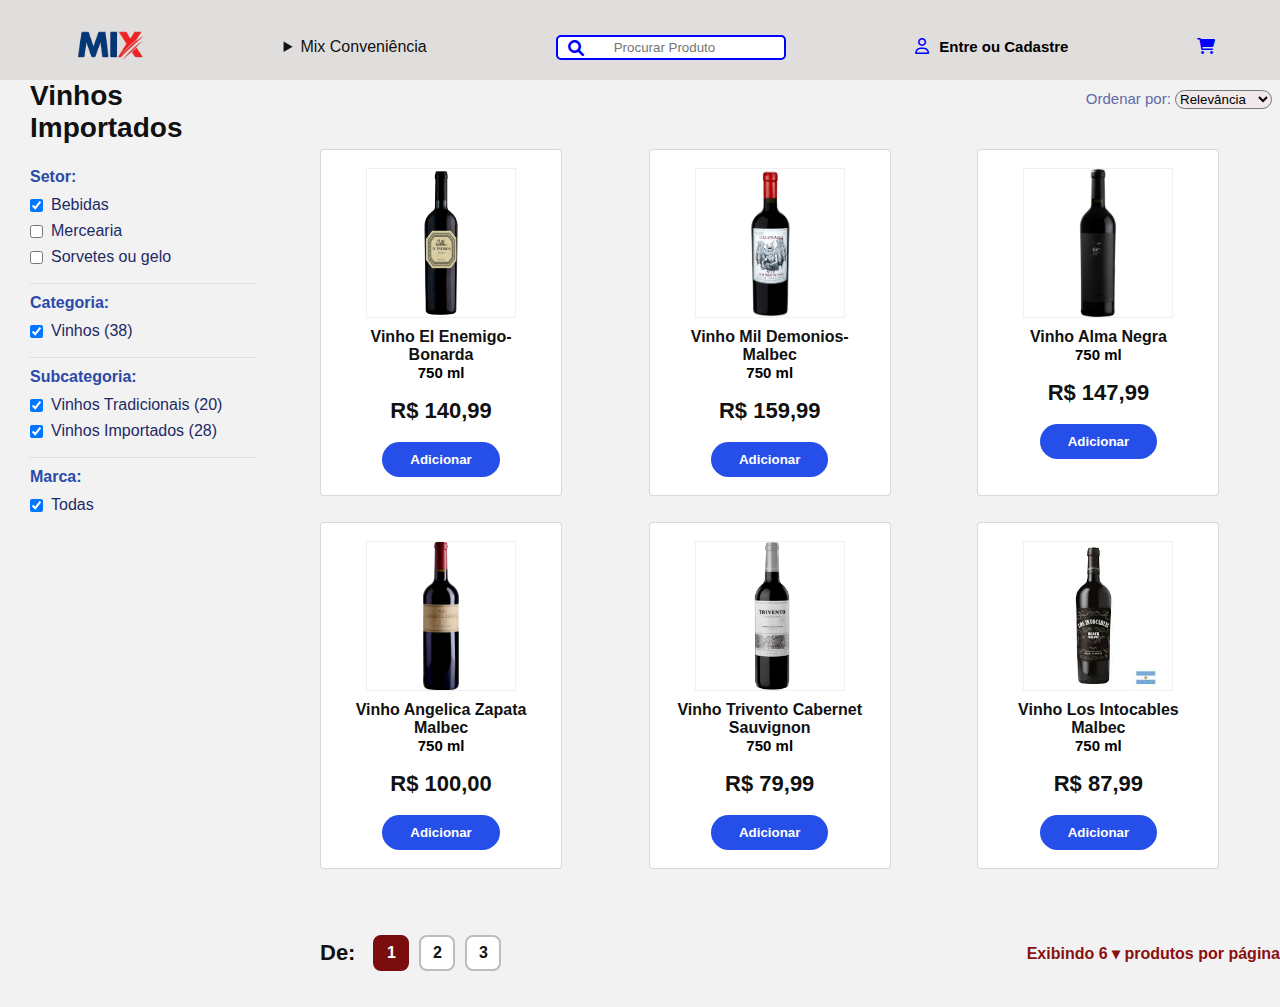
<file: assets/pages/bebidasPromo.html>
<!DOCTYPE html>
  <html lang="pt-BR">
  <head>
    <meta charset="utf-8" />
    <meta name="viewport" content="width=device-width, initial-scale=1" />
    <title>Mix Conveniência - Vinhos</title>
    <link rel="stylesheet" href="../css/vinhos.css">

      <link rel="stylesheet" href="https://cdnjs.cloudflare.com/ajax/libs/font-awesome/6.0.0/css/all.min.css">

  </head>
  <body>
 <header>
    <div class="cabArea">
          <div>
            <a href="../../index.html">
              <img class="logo" src="../images/WhatsApp_Image_2025-09-01_at_20.26.19__1_-removebg-preview.png"
                alt="">
            </a>
          </div>
        <div class="">
          <details class="menuDrop">
              <summary class="menuSummary">Mix Conveniência </summary>
              <iframe src="menu.html" class="menuFrame"></iframe>
        </details>

        </div>
        <div style="width: 18%; display: flex; position: relative;">
          <i class="fa-solid fa-magnifying-glass" style="position: absolute; left: 12px; top: 20%; color: #0000ff;"></i>
          <input type="search"  placeholder="Procurar Produto" 
          
            class="search border border-primary border-2 rounded bg-white text-secondary w-100 align-items-center" />
        </div>

        <div class="cadastroArea">
          <a href="login.html" class="linkCad">
            <div>
              <i class="fa-regular fa-user" style="color: blue;"></i>
            </div>
            <div style="padding-left: 10px;"> 
              <span>
                Entre ou Cadastre</span>
            </div>
          </a>

        </div>
        <div class="">
          <a href="#">
            <i class="fa-solid fa-cart-shopping" style="color: blue;"></i>
          </a>
        </div>
      </div>
  </header>
    <main class="conteiner">
      <aside class="barra-lateral">
        <div class="titulo">Vinhos Importados</div>

        <div class="grupo-filtro">
          <h4>Setor:</h4> 
          <label class="caixa"><input type="checkbox" checked> Bebidas</label>
          <label class="caixa"><input type="checkbox"> Mercearia</label>
          <label class="caixa"><input type="checkbox"> Sorvetes ou gelo</label>
          <div class="linha-suave"></div>

          <h4>Categoria:</h4>
          <label class="caixa"><input type="checkbox" checked> Vinhos (38)</label>
          <div class="linha-suave"></div>

          <h4>Subcategoria:</h4>
          <label class="caixa"><input type="checkbox" checked> Vinhos Tradicionais (20)</label>
          <label class="caixa"><input type="checkbox" checked> Vinhos Importados (28)</label>
          <div class="linha-suave"></div>

          <h4>Marca:</h4>
          <label class="caixa"><input type="checkbox" checked> Todas</label>
        </div>
      </aside>
      <div style="width: 5%;"></div>
      <section class="principal">
        <div style="display: flex; justify-content: flex-end; margin-bottom: 10px">
          <div class="ordenar"> Ordenar por: 
            <select class="relevancia">
                <option>Relevância</option>
                <option>Menor preço</option>
                <option>Maior preço</option>
            </select>
          </div>
        </div>

        <div class="grade">
          <div class="cartao">
            <div class="caixa-img"><img src="../images/El-Enemigo-Bonarda.png" alt="Vinho El Enemigo"></div>
            <div class="titulo-produto">Vinho El Enemigo-Bonarda<br><span style="font-weight:700">750 ml</span></div>
            <div class="preco">R$ 140,99</div>
            <button class="botao">Adicionar</button>
          </div>

          <div class="cartao">
            <div class="caixa-img"><img src="../images/Mil-Demonios-Malbec.png" alt="Vinho Mil Demonios"></div>
            <div class="titulo-produto">Vinho Mil Demonios-Malbec<br><span style="font-weight:700">750 ml</span></div>
            <div class="preco">R$ 159,99</div>
            <button class="botao">Adicionar</button>
          </div>

          <div class="cartao">
            <div class="caixa-img"><img src="../images/alma negra.png" alt="Vinho Alma Negra"></div>
            <div class="titulo-produto">Vinho Alma Negra<br><span style="font-weight:700">750 ml</span></div>
            <div class="preco">R$ 147,99</div>
            <button class="botao">Adicionar</button>
          </div>

          <div class="cartao">
            <div class="caixa-img"><img src="../images/VINHO ANGELICA ZAPATA MALBEC.png" alt="Vinho Angelica Zapata Malbec"></div>
            <div class="titulo-produto">Vinho Angelica Zapata Malbec<br><span style="font-weight:700">750 ml</span></div>
            <div class="preco">R$ 100,00</div>
            <button class="botao">Adicionar</button>
          </div>

          <div class="cartao">
            <div class="caixa-img"><img src="../images/vinho-trivento-reserve-cabernet-sauvignon-750ml.png" alt="Vinho Trivento Cabernet"></div>
            <div class="titulo-produto">Vinho Trivento Cabernet Sauvignon<br><span style="font-weight:700">750 ml</span></div>
            <div class="preco">R$ 79,99</div>
            <button class="botao">Adicionar</button>
          </div>

          <div class="cartao">
            <div class="caixa-img"><img src="../images/VINHO LOS INTOCABLES MALBEC.jpg" alt="Vinho Los Intocables"></div>
            <div class="titulo-produto">Vinho Los Intocables Malbec<br><span style="font-weight:700">750 ml</span></div>
            <div class="preco">R$ 87,99</div>
            <button class="botao">Adicionar</button>
          </div>
        </div>

        <div class="rodape-linha">
          <div class="paginacao">
            <div style="font-size:22px;font-weight:800;margin-right:8px">De:</div>
            <div class="pag ativa">1</div>
            <div class="pag">2</div>
            <div class="pag">3</div>    
          </div>
          <div class="exibindo">Exibindo 6 ▾ produtos por página</div>
        </div>

      </section>
    </main>
  </body>
  </html>
</file>
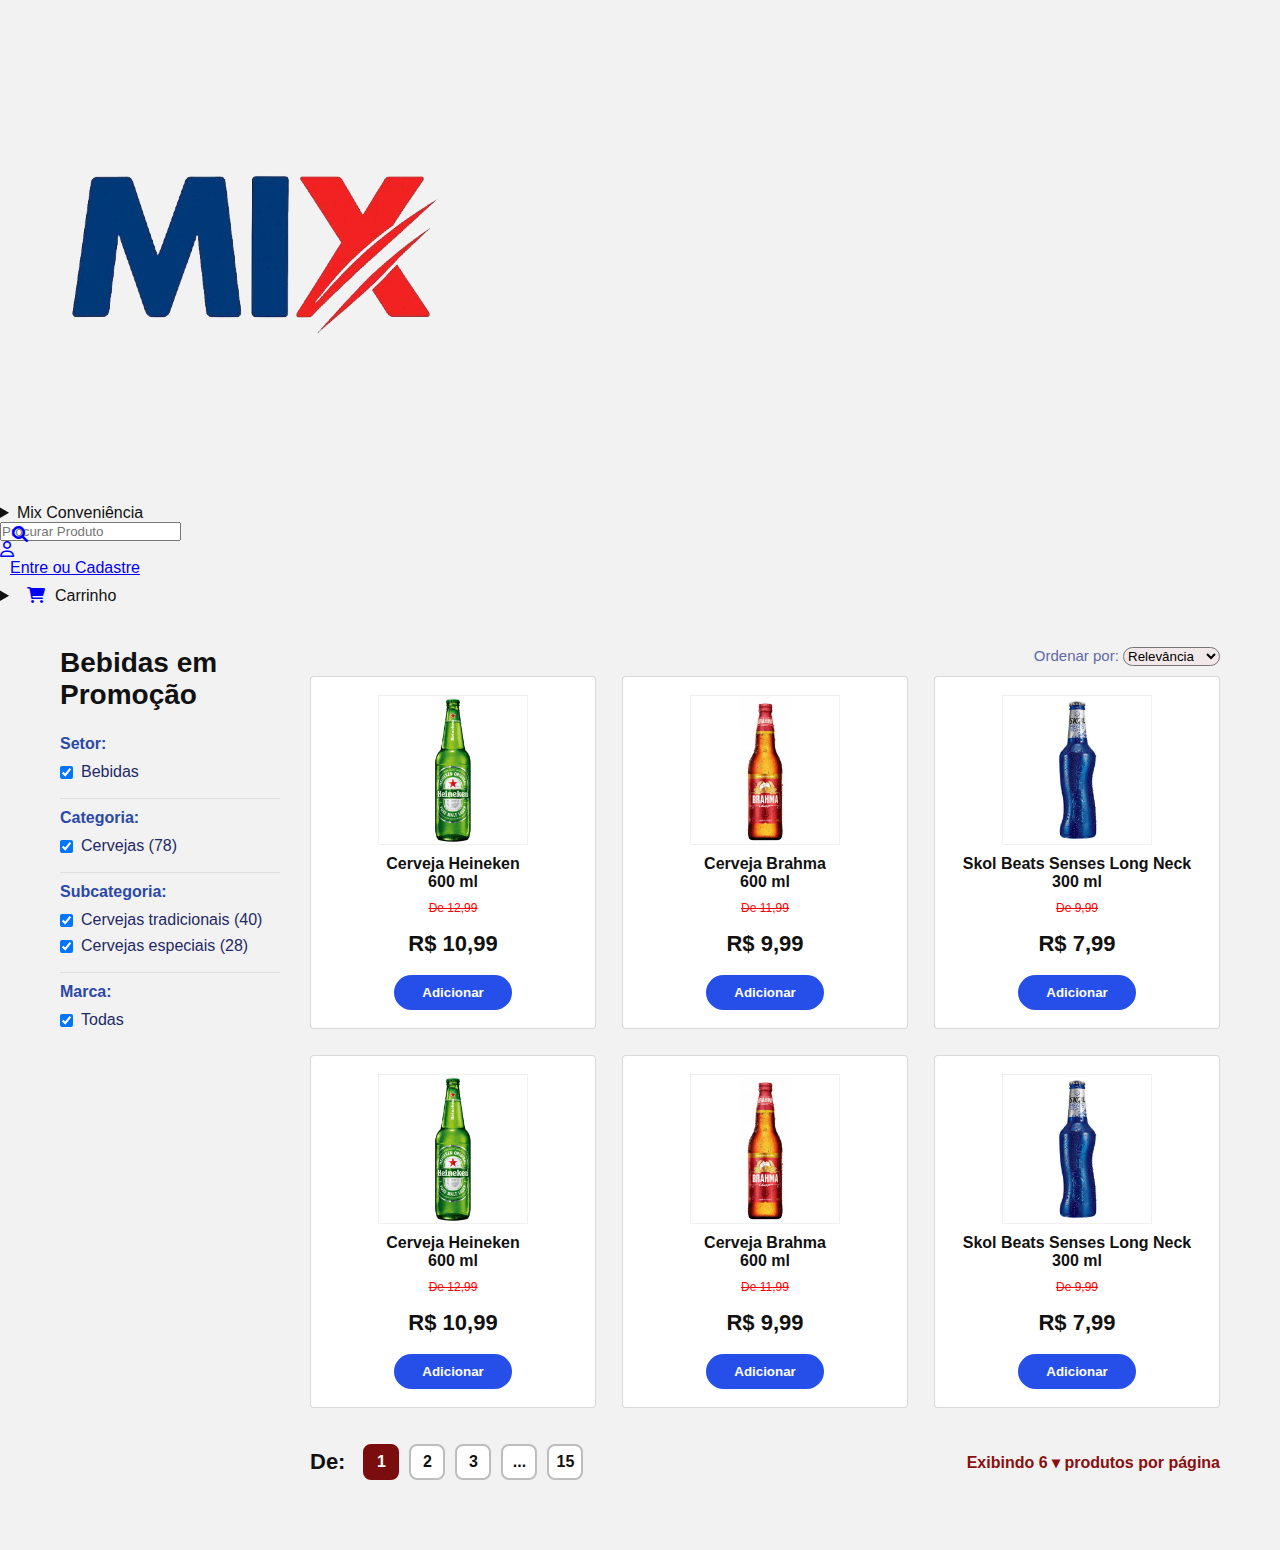
<file: assets/pages/bebPromo.html>
<!DOCTYPE html>
  <html lang="pt-BR">
  <head>
    <meta charset="utf-8" />
    <meta name="viewport" content="width=device-width, initial-scale=1" />
    <title>Mix Conveniência - Bebidas em Promoção</title>
    <link rel="stylesheet" href="../css/todosprod.css">

      <link rel="stylesheet" href="https://cdnjs.cloudflare.com/ajax/libs/font-awesome/6.0.0/css/all.min.css">

  </head>
  <body>
 <header>
		<div class="cabArea">
			  <div>
				<a href="../../index.html">
				  <img class="logo" src="../images/WhatsApp_Image_2025-09-01_at_20.26.19__1_-removebg-preview.png"
					alt="">
				</a>
			  </div>
			<div class="">
					<details class="megaDrop">
        <summary class="megaSummary">Mix Conveniência</summary>
        <div class="megaMenu">
          <div class="megaImg">
            <h2 style="font-size: 17px; font-weight: bold; margin-bottom: 8px;">Mix Conveniência</h2>
            <p style="font-size: 13px; color: #444; line-height: 1.3;">Navegue pelas seções da Mix e compre já o seu produto</p>
          </div>
			 <div class="megaCols">
            <div class="megaCol">
              <h4>Bebidas:</h4>
               <a href="cervejas.html" target="_top">Cervejas</a>
              <a href="#">Cerveja Zero</a>
              <a href="destVinho.html">Destilados e Vinhos</a>
              <a href="#">Sucos</a>
              <a href="#">Refrigerantes</a>
            </div>
            <div class="megaCol">
              <h4>Produtos em Gerais:</h4>
              <a href="merceariaGeral.html">Mercearia</a>
              <a href="merceariaGeral.html">Gelo</a>
			  <a href="#">Salgadinhos</a>
            </div>
          </div>
        </div>
      </details>
	  </div>
	  
	
	 <div style="width: 18%; display: flex; position: relative;">
			  <i class="fa-solid fa-magnifying-glass" style="position: absolute; left: 12px; top: 20%; color: #0000ff;"></i>
			  <input type="search"  placeholder="Procurar Produto" 
			  
				class="search border border-primary border-2 rounded bg-white text-secondary w-100 align-items-center" />
			</div>

			<div class="cadastroArea">
			  <a href="login.html" class="linkCad">
				<div>
				  <i class="fa-regular fa-user" style="color: blue;"></i>
				</div>
				<div style="padding-left: 10px;"> 
				  <span>
					Entre ou Cadastre</span>
				</div>
			  </a>

			</div>
			<div class="">
			
				
				</i>
				<details class="megaDrop">
        <summary class="megaSummary" >
                <i class="fa-solid fa-cart-shopping" style="color: blue; padding: 10px;"></i>Carrinho</summary>
          
        <div class="megaMenu2">
      
          <div class="">
         
          </div>
			 <div class="megaCols2">
            <div class="megaCol">
              <h4>Carrinho Vazio</h4>
        
          </div>
        </div>
      </details>
		
			</div>
		  </div>

	  </header>
    <main class="conteiner">
      <aside class="barra-lateral">
        <div class="titulo">Bebidas em Promoção</div>

        <div class="grupo-filtro">
          <h4>Setor:</h4> 
          <label class="caixa"><input type="checkbox" checked> Bebidas</label>
          <div class="linha-suave"></div>

          <h4>Categoria:</h4>
          <label class="caixa"><input type="checkbox" checked> Cervejas (78)</label>
          <div class="linha-suave"></div>

          <h4>Subcategoria:</h4>
          <label class="caixa"><input type="checkbox" checked> Cervejas tradicionais (40)</label>
          <label class="caixa"><input type="checkbox" checked> Cervejas especiais (28)</label>
          <div class="linha-suave"></div>

          <h4>Marca:</h4>
          <label class="caixa"><input type="checkbox" checked> Todas</label>
        </div>
      </aside>

      <section class="principal">
        <div style="display: flex; justify-content: flex-end; margin-bottom: 10px">
          <div class="ordenar"> Ordenar por: 
            <select class="relevancia">
                <option>Relevância</option>
                <option>Menor preço</option>
                <option>Maior preço</option>
            </select>
          </div>
        </div>

        <div class="grade">
          <div class="cartao">
            <div class="caixa-img"><img src="../images/heineken.png" alt="Cerveja Heineken"></div>
            <div class="titulo-produto">Cerveja Heineken<br><span style="font-weight:700">600 ml</span></div>
            <div class="preco-antigo" style="color: red;"><del>De 12,99</del></div>
            <div class="preco">R$ 10,99</div>
            <button class="botao">Adicionar</button>
          </div>

          <div class="cartao">
            <div class="caixa-img"><img src="../images/brahma.jpg" alt="Cerveja Brahma"></div>
            <div class="titulo-produto">Cerveja Brahma<br><span style="font-weight:700">600 ml</span></div>
            <div class="preco-antigo" style="color: red;"><del>De 11,99</del></div>
            <div class="preco">R$ 9,99</div>
            <button class="botao">Adicionar</button>
          </div>

          <div class="cartao">
            <div class="caixa-img"><img src="../images/beats senses.jpg" alt="Skol Beats"></div>
            <div class="titulo-produto">Skol Beats Senses Long Neck<br><span style="font-weight:700">300 ml</span></div>
            <div class="preco-antigo" style="color: red;"><del>De 9,99</del></div>
            <div class="preco">R$ 7,99</div>
            <button class="botao">Adicionar</button>
          </div>
   <div class="cartao">
            <div class="caixa-img"><img src="../images/heineken.png" alt="Cerveja Heineken"></div>
            <div class="titulo-produto">Cerveja Heineken<br><span style="font-weight:700">600 ml</span></div>
            <div class="preco-antigo" style="color: red;"><del>De 12,99</del></div>
            <div class="preco">R$ 10,99</div>
            <button class="botao">Adicionar</button>
          </div>

          <div class="cartao">
            <div class="caixa-img"><img src="../images/brahma.jpg" alt="Cerveja Brahma"></div>
            <div class="titulo-produto">Cerveja Brahma<br><span style="font-weight:700">600 ml</span></div>
            <div class="preco-antigo" style="color: red;"><del>De 11,99</del></div>
            <div class="preco">R$ 9,99</div>
            <button class="botao">Adicionar</button>
          </div>

          <div class="cartao">
            <div class="caixa-img"><img src="../images/beats senses.jpg" alt="Skol Beats"></div>
            <div class="titulo-produto">Skol Beats Senses Long Neck<br><span style="font-weight:700">300 ml</span></div>
            <div class="preco-antigo" style="color: red;"><del>De 9,99</del></div>
            <div class="preco">R$ 7,99</div>
            <button class="botao">Adicionar</button>
          </div>
       
        </div>

        <div class="rodape-linha">
          <div class="paginacao">
            <div style="font-size:22px;font-weight:800;margin-right:8px">De:</div>
            <div class="pag ativa">1</div>
            <div class="pag">2</div>
            <div class="pag">3</div>
            <div class="pag">...</div>
            <div class="pag">15</div>
          </div>
          <div class="exibindo">Exibindo 6 ▾ produtos por página</div>
        </div>

      </section>
    </main>
  </body>
  </html>
</file>
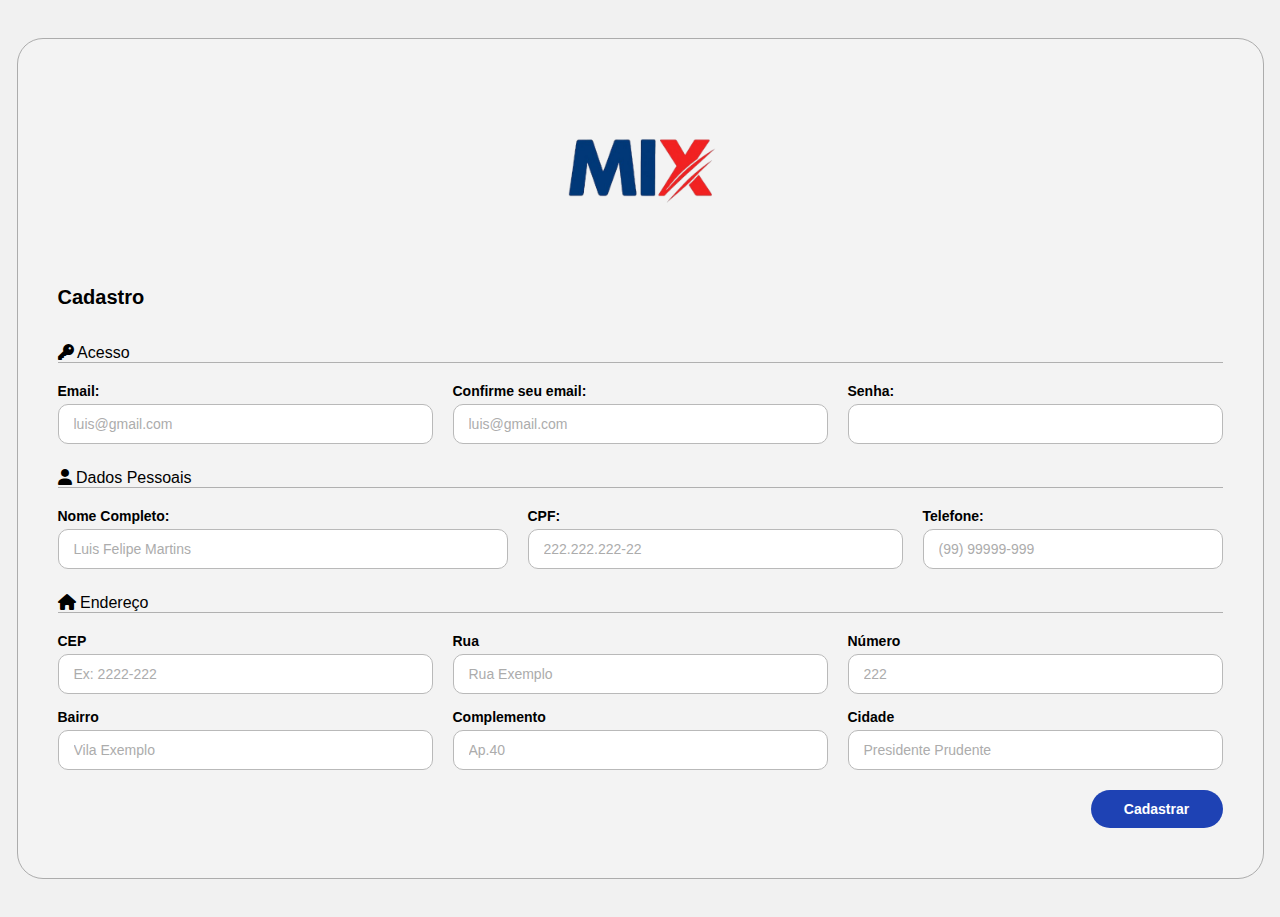
<file: assets/pages/cadastro.html>
<!DOCTYPE html>
<html lang="en">
<head>
    <meta charset="UTF-8">
    <meta name="viewport" content="width=device-width, initial-scale=1.0">
      <link rel="stylesheet" href="https://cdnjs.cloudflare.com/ajax/libs/font-awesome/6.0.0/css/all.min.css">

    <link rel="stylesheet" href="../css/cadastro.css">
    <title>Cadastro</title>
</head>
<body>
      <div class="container">
    <div class="logo">
      <a href="../../index.html">
      <img src="../images/WhatsApp_Image_2025-09-01_at_20.26.19__1_-removebg-preview.png" alt="Logo Mix" width="200">
      </a>
    </div>

    <form name="cadastro" action="" method="">

      <h1>Cadastro</h1>
      
      <div class="section">
        <i class="fa-solid fa-key"></i>
        <span>Acesso</span>
      </div>
      
      <div class="todos">
      
        <div class="field" style="flex:1.5;">
          <label for="email">Email:</label>
          <input type="email" name="email" size="40" maxlength="40" placeholder="luis@gmail.com">
        </div>
      
        <div class="field" style="flex:1.5;">
          <label for="conf-email">Confirme seu email:</label>
          <input type="email" id="email" size="40" maxlength="40" placeholder="luis@gmail.com">
        </div>
      
        <div class="field" style="flex:1;">
          <label for="senha">Senha:</label>
          <input type="password" id="txtsenha" size="40" maxlength="20">
        </div>
      </div>

      <div class="section">
        <i class="fa-solid fa-user"></i>
        <span>Dados Pessoais</span>
      </div>
      
      <div class="todos">
        <div class="field" style="flex:1.5;">
          <label for="nome">Nome Completo:</label>
          <input type="text" id="nome" size="40" maxlength="40" placeholder="Luis Felipe Martins">
        </div>
      
        <div class="field" style="flex:1;">
          <label for="cpf">CPF:</label>
          <input type="text" id="cpf" size="40" maxlength="40" placeholder="222.222.222-22">
        </div>
        <div class="field" style="flex:1;">
          <label for="cpf">Telefone:</label>
            <input type="tel" placeholder="(99) 99999-999" pattern="\(\d{2}\)\s\d{5}-\d{4}" title ='(99) (99999-9999)' />
        </div>
      </div>

      <div class="section">
        <i class="fa-solid fa-house"></i>
        <span>Endereço</span>
      </div>
      
      <div class="todos">
        <div class="field" style="flex:1;">
          <label for="cep">CEP</label>
          <input type="text" id="cep" placeholder="Ex: 2222-222" />
        </div>
      
        <div class="field" style="flex:1;">
          <label for="rua">Rua</label>
          <input type="text" id="rua" placeholder="Rua Exemplo">
        </div>
      
        <div class="field" style="flex:1;">
          <label for="Número">Número</label>
          <input type="text" id="num" placeholder="222">
        </div>
      </div>

      <div class="todos">
        <div class="field" style="flex:1;">
          <label for="Bairro">Bairro</label>
          <input type="text" id="bairro" placeholder="Vila Exemplo">
        </div>
      
        <div class="field" style="flex:1;">
          <label for="complemento">Complemento</label>
          <input type="text" id="compl" placeholder="Ap.40">
        </div>
          <div class="field" style="flex:1;">
            <label for="cidade">Cidade</label>
            <input type="text" id="cidade" placeholder="Presidente Prudente">
          </div>
        </div>

        <div class="but_cad">
          <button type="submit" onclick="alert('Cadastrado com sucesso')">Cadastrar</button>
        </div>

    </form>
  </div>
</body>
</html>
</head>
</file>
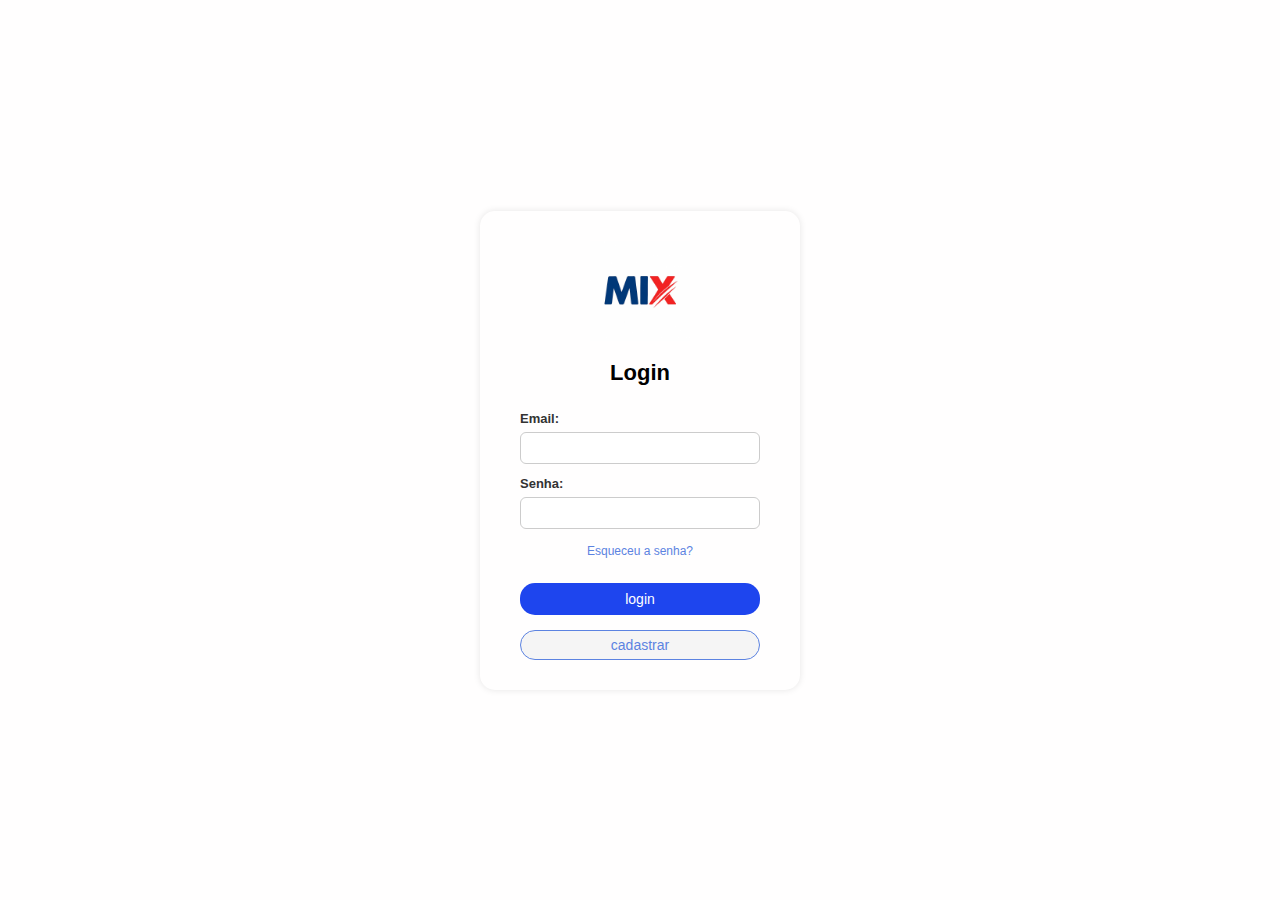
<file: assets/pages/login.html>
<!DOCTYPE html>
<html lang="pt-BR">
<head>
  <meta charset="UTF-8" />
  <meta name="viewport" content="width=device-width, initial-scale=1" />
  <title>Login Mix</title>
  <style>
  
    * {
      box-sizing: border-box;
    }
    body {
      margin: 0;
      font-family: Arial, sans-serif;
      background-color: #fffefe;
      display: flex;
      justify-content: center;
      align-items: center;
      height: 100vh;
    }
    .login-container {
      background-color: #fffefe;
      border-radius: 15px;
      padding: 30px 40px;
      width: 320px;
      box-shadow: 0 0 7px rgba(0,0,0,0.1);
      text-align: center;
    }
   
    .logo {
      margin-bottom: 15px;
    }
    .logo img {
      width: 100px;
      height: auto;
    }
    h2 {
      margin: 10px 0 25px;
      font-weight: bold;
      font-size: 22px;
      color: #000;
    }
    label {
      display: block;
      font-size: 13px;
      text-align: left;
      margin-bottom: 6px;
      font-weight: 600;
      color: #333;
    }
    input[type="email"],
    input[type="password"] {
      width: 100%;
      padding: 7px 10px;
      font-size: 14px;
      border: 1px solid #ccc;
      border-radius: 6px;
      margin-bottom: 12px;
    }
    
    .forgot-pass {
      text-align: right;
      font-size: 12px;
      margin-bottom: 25px;
      color: #5c83e1;
      cursor: pointer;
      text-decoration: none;
      display: inline-block;
    }
    .forgot-pass:hover {
      text-decoration: underline;
    }
  
    button.login-btn {
      width: 100%;
      background-color: #1e45ee;
      border: none;
      color: white;
      padding: 8px 15px;
      border-radius: 15px;
      cursor: pointer;
      font-size: 14px;
      font-weight: 500;
      margin-bottom: 15px;
      transition: background-color 0.3s ease;
    }
    button.login-btn:hover {
      background-color: #163ab4;
    }

    button.cadastrar-btn {
      width: 100%;
      background-color: #f5f5f5;
      border: 1px solid #5c83e1;
      color: #5c83e1;
      padding: 6px 15px;
      border-radius: 15px;
      cursor: pointer;
      font-size: 14px;
      font-weight: 500;
      transition: background-color 0.3s ease, color 0.3s ease;
    }
    button.cadastrar-btn:hover {
      background-color: #5c83e1;
      color: white;
    }
  </style>
</head>
<body>
  <div class="login-container">
    <div class="logo">
      <a href="./../../index.html">
      <img src="../images/mix.jpg" alt="Logo Mix" />
      </a>
    </div>
    <h2>Login</h2>
    <form>
      <label for="email">Email:</label>
      <input type="email" id="email" name="email" required />
      <label for="senha">Senha:</label>
      <input type="password" id="senha" name="senha" required />
      <a href="#" class="forgot-pass">Esqueceu a senha?</a>
      <button type="submit" class="login-btn" onclick="alert('Logado com sucesso')">login</button>
      <a href="../pages/cadastro.html">
        <button type="button" class="cadastrar-btn">cadastrar</button>
      </a>
      
    </form>
  </div>
</body>
</html>
</file>
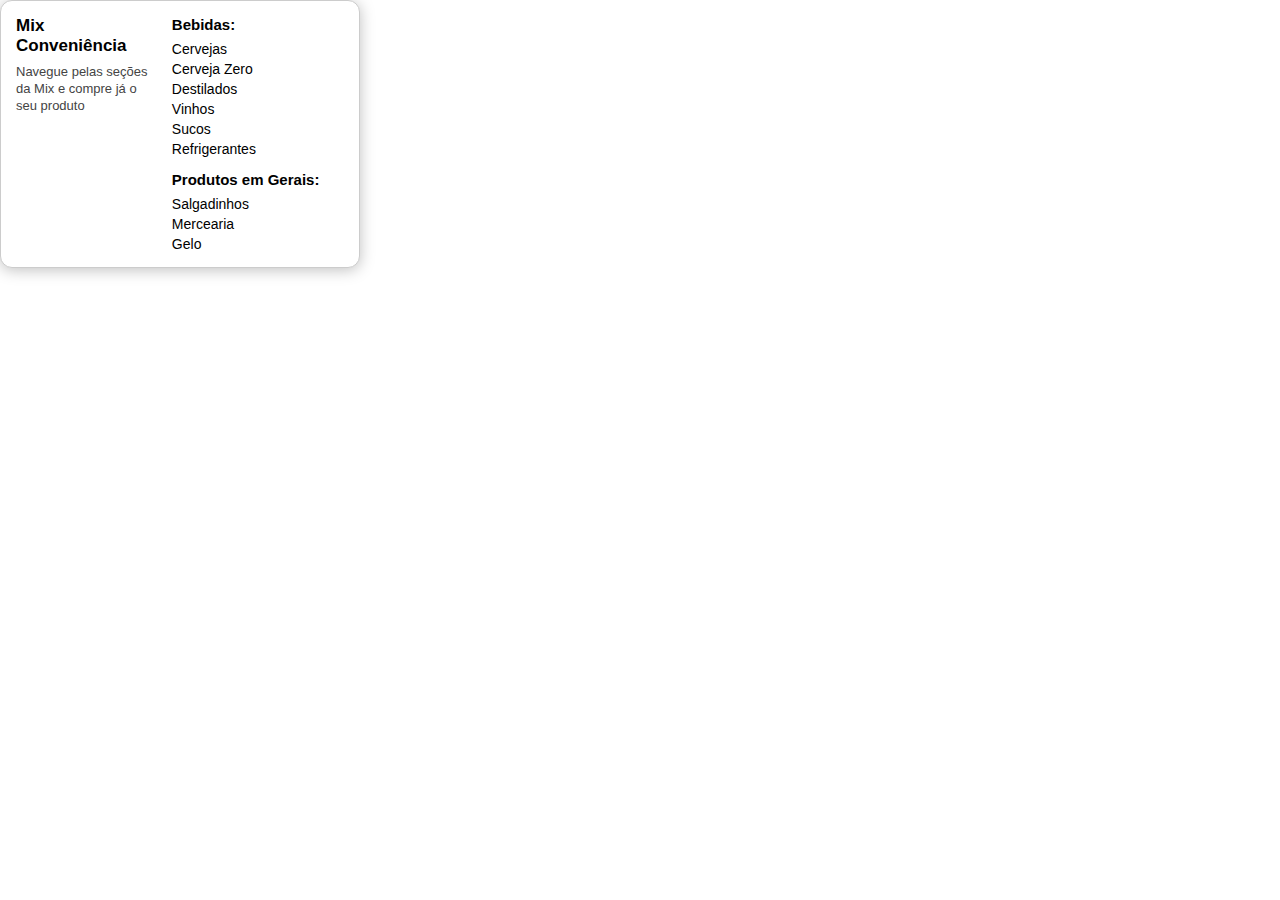
<file: assets/pages/menu.html>
<!DOCTYPE html>
<html lang="pt-BR">
<head>
<meta charset="UTF-8">
<title>Menu</title>

<style>
  * {
    margin: 0;
    padding: 0;
    box-sizing: border-box;
    font-family: Arial, sans-serif;
  }

  body {
    background: transparent;
  }

  .menuBox {
    width: 360px;                  /* Caixa menor, sem estourar */
    padding: 15px;
    background: #fff;
    border-radius: 12px;
    border: 1px solid #ccc;
    box-shadow: 0 2px 15px rgba(0,0,0,0.25);
    display: flex;
    gap: 15px;
    overflow: visible;             /* IMPORTANTE: impede scroll */
  }

  .leftSide {
    width: 45%;
    display: flex;
    flex-direction: column;
    gap: 8px;
    overflow: visible;             /* garante sem scroll */
  }

  .leftSide h2 {
    font-size: 17px;
    font-weight: bold;
  }

  .leftSide p {
    font-size: 13px;
    color: #444;
    line-height: 1.3;
  }

  .rightSide {
    width: 55%;
    display: flex;
    flex-direction: column;
    gap: 14px;
    overflow: visible;             /* impede rolagem */
  }

  .col {
    display: flex;
    flex-direction: column;
    gap: 4px;
    overflow: visible;
  }

  .col h3 {
    font-size: 15px;
    font-weight: bold;
    margin-bottom: 4px;
  }

  .col a {
    font-size: 14px;
    text-decoration: none;
    color: #000;
  }

  .col a:hover {
    text-decoration: underline;
  }
</style>
</head>

<body>

  <div class="menuBox">

    <div class="leftSide">
      <h2>Mix Conveniência</h2>
      <p>Navegue pelas seções da Mix e compre já o seu produto</p>
    </div>

    <div class="rightSide">

      <div class="col">
        <h3>Bebidas:</h3>
        <a href="#">Cervejas</a>
        <a href="#">Cerveja Zero</a>
        <a href="#">Destilados</a>
        <a href="#">Vinhos</a>
        <a href="#">Sucos</a>
        <a href="#">Refrigerantes</a>
      </div>

      <div class="col">
        <h3>Produtos em Gerais:</h3>
        <a href="#">Salgadinhos</a>
        <a href="#">Mercearia</a>
        <a href="#">Gelo</a>
      </div>

    </div>
  </div>

</body>
</html>
</file>
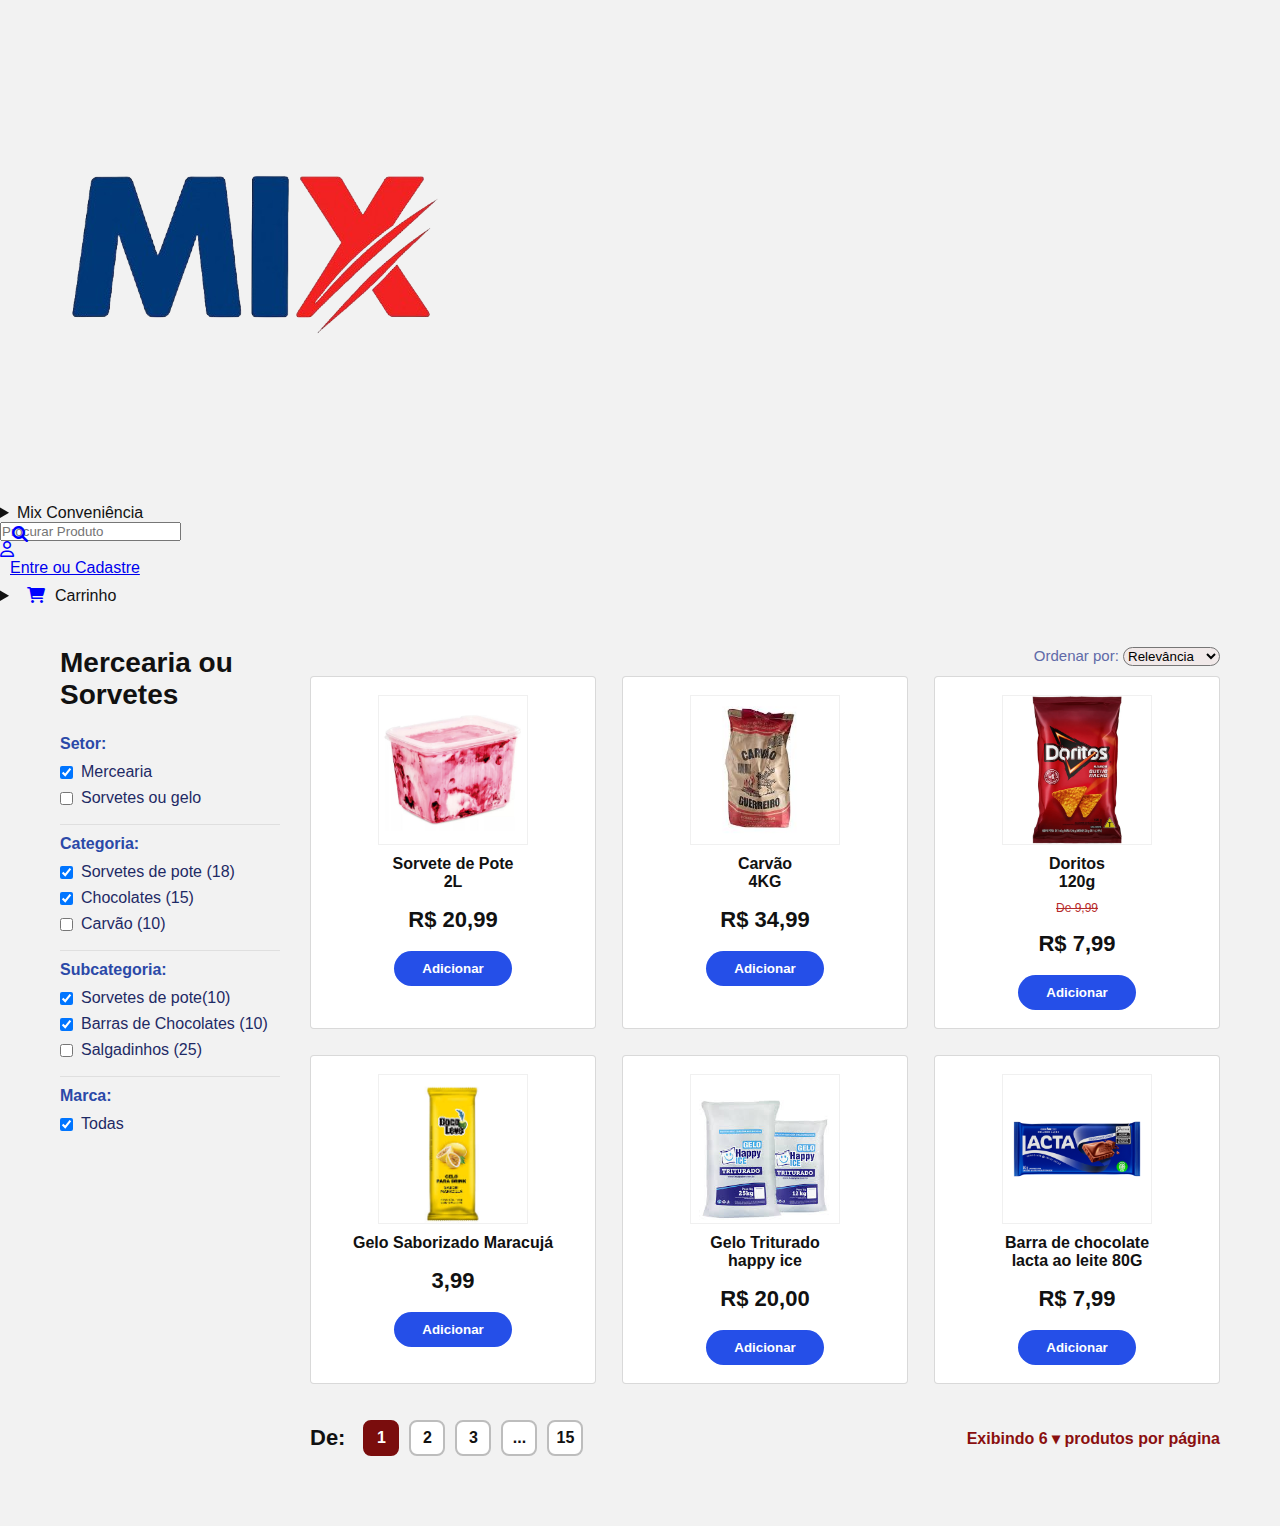
<file: assets/pages/merceariaGeral.html>
<!DOCTYPE html>
  <html lang="pt-BR">
  <head>
    <meta charset="utf-8" />
    <meta name="viewport" content="width=device-width, initial-scale=1" />
    <title>Mix Conveniência - Mercearia e Sorvetes</title>
    <link rel="stylesheet" href="../css/todosprod.css">

      <link rel="stylesheet" href="https://cdnjs.cloudflare.com/ajax/libs/font-awesome/6.0.0/css/all.min.css">

  </head>
  <body>
 <header>
		<div class="cabArea">
			  <div>
				<a href="../../index.html">
				  <img class="logo" src="../images/WhatsApp_Image_2025-09-01_at_20.26.19__1_-removebg-preview.png"
					alt="">
				</a>
			  </div>
			<div class="">
					<details class="megaDrop">
        <summary class="megaSummary">Mix Conveniência</summary>
        <div class="megaMenu">
          <!-- Seção lateral com título e descrição -->
          <div class="megaImg">
            <h2 style="font-size: 17px; font-weight: bold; margin-bottom: 8px;">Mix Conveniência</h2>
            <p style="font-size: 13px; color: #444; line-height: 1.3;">Navegue pelas seções da Mix e compre já o seu produto</p>
            <!-- Opcional: Adicione uma imagem aqui, ex.: <img src="imagem.jpg" alt="Menu"> -->
          </div>
			 <div class="megaCols">
            <div class="megaCol">
              <h4>Bebidas:</h4>
              <a href="cervejas.html" target="_top">Cervejas</a>
              <a href="#">Cerveja Zero</a>
              <a href="destVinho.html">Destilados e Vinhos</a>
              <a href="#">Sucos</a>
              <a href="#">Refrigerantes</a>
            </div>
            <div class="megaCol">
              <h4>Produtos em Gerais:</h4>
              <a href="merceariaGeral.html">Mercearia</a>
              <a href="merceariaGeral.html">Gelo</a>
			  <a href="#">Salgadinhos</a>

            </div>
          </div>
        </div>
      </details>
	  </div>
	  
	
	 <div style="width: 18%; display: flex; position: relative;">
			  <i class="fa-solid fa-magnifying-glass" style="position: absolute; left: 12px; top: 20%; color: #0000ff;"></i>
			  <input type="search"  placeholder="Procurar Produto" 
			  
				class="search border border-primary border-2 rounded bg-white text-secondary w-100 align-items-center" />
			</div>

			<div class="cadastroArea">
			  <a href="login.html" class="linkCad">
				<div>
				  <i class="fa-regular fa-user" style="color: blue;"></i>
				</div>
				<div style="padding-left: 10px;"> 
				  <span>
					Entre ou Cadastre</span>
				</div>
			  </a>

			</div>
			<div class="">
			
				<details class="megaDrop">
                      <summary class="megaSummary" >
                <i class="fa-solid fa-cart-shopping" style="color: blue; padding: 10px;"></i>Carrinho</summary>

        <div class="megaMenu2">
      
          <div class="">
         
          </div>
			 <div class="megaCols2">
            <div class="megaCol">
              <h4>Carrinho Vazio</h4>
        
          </div>
        </div>
      </details>
		
			</div>
		  </div>

	  </header>
    <main class="conteiner">
      <aside class="barra-lateral">
        <div class="titulo">Mercearia ou Sorvetes</div>

        <div class="grupo-filtro">
          <h4>Setor:</h4> 
          <label class="caixa"><input type="checkbox" checked> Mercearia</label>
          <label class="caixa"><input type="checkbox"> Sorvetes ou gelo</label>
          <div class="linha-suave"></div>

          <h4>Categoria:</h4>
          <label class="caixa"><input type="checkbox" checked> Sorvetes de pote (18)</label>
          <label class="caixa"><input type="checkbox" checked> Chocolates (15)</label>
          <label class="caixa"><input type="checkbox"> Carvão (10)</label>
          <div class="linha-suave"></div>

          <h4>Subcategoria:</h4>
          <label class="caixa"><input type="checkbox" checked> Sorvetes de pote(10)</label>
          <label class="caixa"><input type="checkbox" checked> Barras de Chocolates (10)</label>
          <label class="caixa"><input type="checkbox"> Salgadinhos (25)</label>
          <div class="linha-suave"></div>

          <h4>Marca:</h4>
          <label class="caixa"><input type="checkbox" checked> Todas</label>
        </div>
      </aside>

      <section class="principal">
        <div style="display: flex; justify-content: flex-end; margin-bottom: 10px">
          <div class="ordenar"> Ordenar por: 
            <select class="relevancia">
                <option>Relevância</option>
                <option>Menor preço</option>
                <option>Maior preço</option>
            </select>
          </div>
        </div>

        <div class="grade">
          <div class="cartao">
            <div class="caixa-img"><img src="../images/sorvetepote.jpg" alt="sorvete pote"></div>
            <div class="titulo-produto">Sorvete de Pote<br><span style="font-weight:700">2L</span></div>
            <div class="preco">R$ 20,99</div>
            <button class="botao">Adicionar</button>
          </div>

          <div class="cartao">
            <div class="caixa-img"><img src="../images/carvao.jpg" alt="Cerveja Brahma"></div>
            <div class="titulo-produto">Carvão<br><span style="font-weight:700">4KG</span></div>
            <div class="preco">R$ 34,99</div>
            <button class="botao">Adicionar</button>
          </div>

          <div class="cartao">
            <div class="caixa-img"><img src="../images/doritos.png" alt="doritos"></div>
            <div class="titulo-produto">Doritos<br><span style="font-weight:700">120g</span></div>
            <div class="preco-antigo">De 9,99</div>
            <div class="preco">R$ 7,99</div>
            <button class="botao">Adicionar</button>
          </div>

          <div class="cartao">
            <div class="caixa-img"><img src="../images/maracuja.jpg" alt="gelo sabor maracuja"></div>
            <div class="titulo-produto">Gelo Saborizado Maracujá</div>
            <div class="preco">3,99</div>
            <button class="botao">Adicionar</button>
          </div>

          <div class="cartao">
            <div class="caixa-img"><img src="../images/gelo.jpg" alt="gelo triturado"></div>
            <div class="titulo-produto">Gelo Triturado<br><span style="font-weight:700">happy ice</span></div>
            <div class="preco">R$ 20,00</div>
            <button class="botao">Adicionar</button>
          </div>

          <div class="cartao">
            <div class="caixa-img"><img src="../images/Barra de chocolate.png" alt="Barra de chocolate"></div>
            <div class="titulo-produto">Barra de chocolate<br>lacta ao leite 80G</div>
            <div class="preco">R$ 7,99</div>
            <button class="botao">Adicionar</button>
          </div>
        </div>

        <div class="rodape-linha">
          <div class="paginacao">
            <div style="font-size:22px;font-weight:800;margin-right:8px">De:</div>
            <div class="pag ativa">1</div>
            <div class="pag">2</div>
            <div class="pag">3</div>
            <div class="pag">...</div>
            <div class="pag">15</div>
          </div>
          <div class="exibindo">Exibindo 6 ▾ produtos por página</div>
        </div>

      </section>
    </main>
  </body>
  </html>
</file>
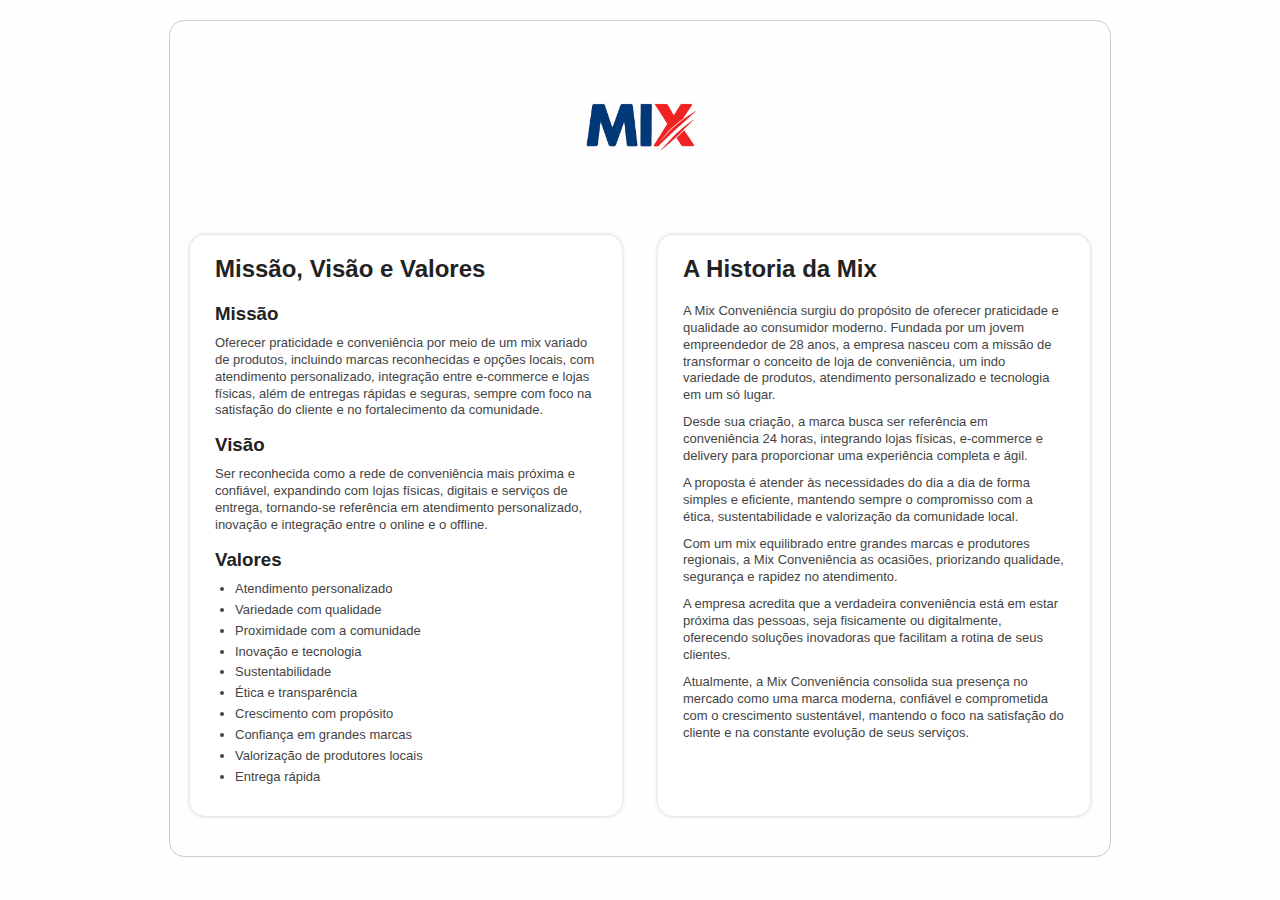
<file: assets/pages/sobre.html>
<!DOCTYPE html>
<html lang="pt-BR">
<head>
<meta charset="UTF-8" />
<meta name="viewport" content="width=device-width, initial-scale=1" />
<title>Mix - Missão e História</title>
<style>
  body {
    font-family: Arial, sans-serif;
    background-color: #fffefe;
    margin: 20px;
    color: #222;
  }

  .container {
    max-width: 900px;
    margin: 0 auto;
    background-color: #fffefe;
    border: 1px solid #ccc;
    border-radius: 15px;
    padding: 30px 20px 40px 20px;
  }

  .header {
    text-align: center;
    margin-bottom: 30px;
  }

  .header img {
    width: 150px;
    height: auto;
  }

  .content {
    display: flex;
    justify-content: space-between;
    gap: 20px;
  }

  .box {
    background-color: #fff;
    border-radius: 15px;
    padding: 20px 25px;
    box-sizing: border-box;
    width: 48%;
    box-shadow: 0 0 4px #ccc;
  }

  h2 {
    margin-top: 0;
    font-weight: 700;
  }

  h3 {
    font-weight: 700;
    margin-bottom: 10px;
    margin-top: 15px;
  }

  p, ul {
    font-size: 13px;
    line-height: 1.3;
    margin: 5px 0 10px 0;
    color: #444;
  }

  ul {
    padding-left: 20px;
    margin-top: 0;
  }

  ul li {
    margin-bottom: 4px;
  }

</style>
</head>
<body>

<div class="container">
  <div class="header">
    
    <img src="../images/mix.jpg" alt="Logo Mix" />
  </div>

  <div class="content">

    <div class="box">
      <h2>Missão, Visão e Valores</h2>

      <h3>Missão</h3>
      <p>
        Oferecer praticidade e conveniência por meio de um mix variado de produtos, incluindo marcas reconhecidas e opções locais, com atendimento personalizado, integração entre e-commerce e lojas físicas, além de entregas rápidas e seguras, sempre com foco na satisfação do cliente e no fortalecimento da comunidade.
      </p>

      <h3>Visão</h3>
      <p>
        Ser reconhecida como a rede de conveniência mais próxima e confiável, expandindo com lojas físicas, digitais e serviços de entrega, tornando-se referência em atendimento personalizado, inovação e integração entre o online e o offline.
      </p>

      <h3>Valores</h3>
      <ul>
        <li>Atendimento personalizado</li>
        <li>Variedade com qualidade</li>
        <li>Proximidade com a comunidade</li>
        <li>Inovação e tecnologia</li>
        <li>Sustentabilidade</li>
        <li>Ética e transparência</li>
        <li>Crescimento com propósito</li>
        <li>Confiança em grandes marcas</li>
        <li>Valorização de produtores locais</li>
        <li>Entrega rápida</li>
      </ul>
    </div>

    <div class="box">
      <h2>A Historia da Mix</h2>

      <p>
        A Mix Conveniência surgiu do propósito de oferecer praticidade e qualidade ao consumidor moderno. Fundada por um jovem empreendedor de 28 anos, a empresa nasceu com a missão de transformar o conceito de loja de conveniência, um  indo variedade de produtos, atendimento personalizado e tecnologia em um só lugar.
      </p>

      <p>
        Desde sua criação, a marca busca ser referência em conveniência 24 horas, integrando lojas físicas, e-commerce e delivery para proporcionar uma experiência completa e ágil.
      </p>

      <p>
        A proposta é atender às necessidades do dia a dia de forma simples e eficiente, mantendo sempre o compromisso com a ética, sustentabilidade e valorização da comunidade local.
      </p>

      <p>
        Com um mix equilibrado entre grandes marcas e produtores regionais, a Mix Conveniência as ocasiões, priorizando qualidade, segurança e rapidez no atendimento.
      </p>

      <p>
        A empresa acredita que a verdadeira conveniência está em estar próxima das pessoas, seja fisicamente ou digitalmente, oferecendo soluções inovadoras que facilitam a rotina de seus clientes.
      </p>

      <p>
        Atualmente, a Mix Conveniência consolida sua presença no mercado como uma marca moderna, confiável e comprometida com o crescimento sustentável, mantendo o foco na satisfação do cliente e na constante evolução de seus serviços.
      </p>
    </div>

  </div>
</div>

</body>
</html>
</file>
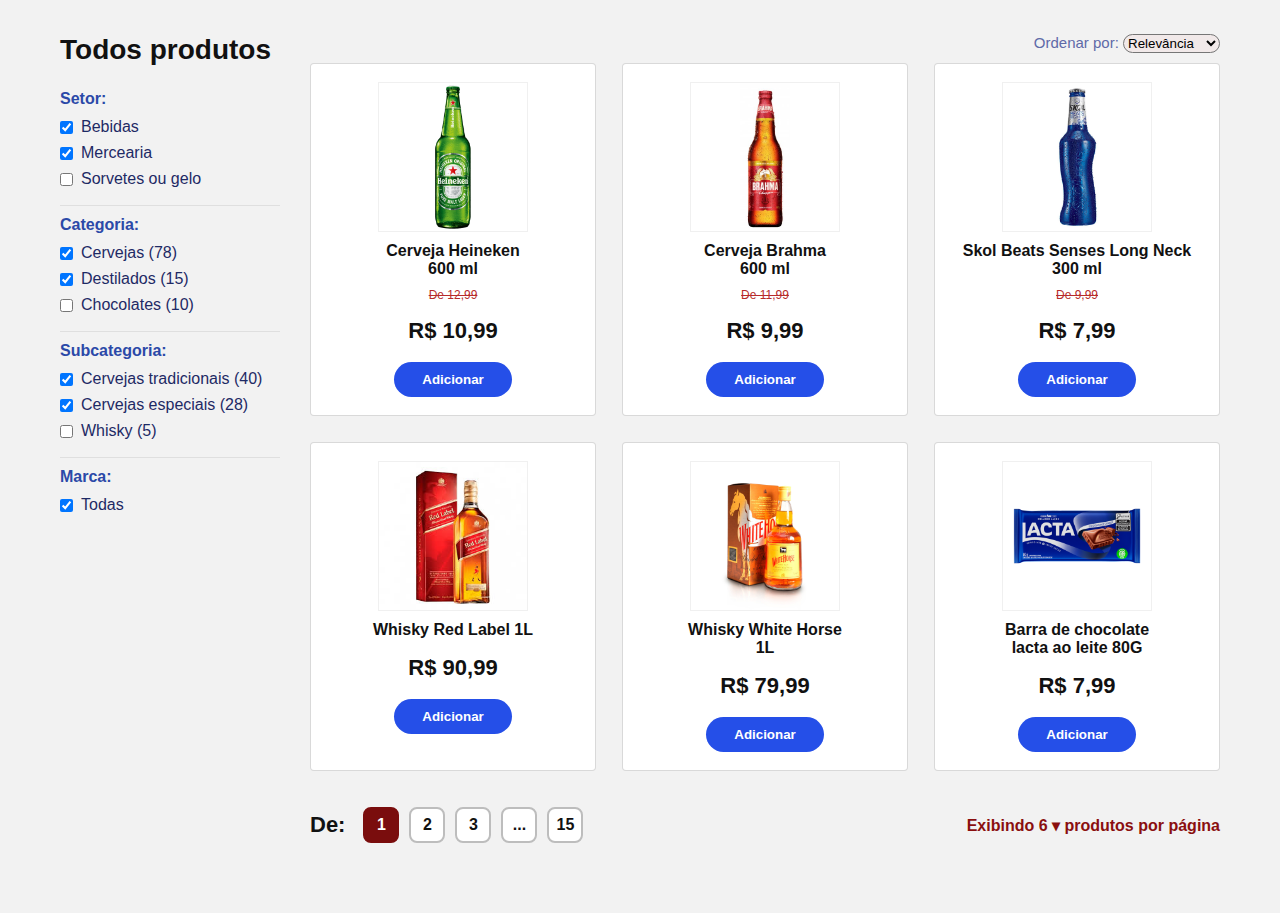
<file: assets/pages/todosprod.html>
<!DOCTYPE html>
  <html lang="pt-BR">
  <head>
    <meta charset="utf-8" />
    <meta name="viewport" content="width=device-width, initial-scale=1" />
    <title>Mix Conveniência - Todos produtos</title>
    <link rel="stylesheet" href="../css/todosprod.css">
  </head>
  <body>

    <main class="conteiner">
      <aside class="barra-lateral">
        <div class="titulo">Todos produtos</div>

        <div class="grupo-filtro">
          <h4>Setor:</h4> 
          <label class="caixa"><input type="checkbox" checked> Bebidas</label>
          <label class="caixa"><input type="checkbox" checked> Mercearia</label>
          <label class="caixa"><input type="checkbox"> Sorvetes ou gelo</label>
          <div class="linha-suave"></div>

          <h4>Categoria:</h4>
          <label class="caixa"><input type="checkbox" checked> Cervejas (78)</label>
          <label class="caixa"><input type="checkbox" checked> Destilados (15)</label>
          <label class="caixa"><input type="checkbox"> Chocolates (10)</label>
          <div class="linha-suave"></div>

          <h4>Subcategoria:</h4>
          <label class="caixa"><input type="checkbox" checked> Cervejas tradicionais (40)</label>
          <label class="caixa"><input type="checkbox" checked> Cervejas especiais (28)</label>
          <label class="caixa"><input type="checkbox"> Whisky (5)</label>
          <div class="linha-suave"></div>

          <h4>Marca:</h4>
          <label class="caixa"><input type="checkbox" checked> Todas</label>
        </div>
      </aside>

      <section class="principal">
        <div style="display: flex; justify-content: flex-end; margin-bottom: 10px">
          <div class="ordenar"> Ordenar por: 
            <select class="relevancia">
                <option>Relevância</option>
                <option>Menor preço</option>
                <option>Maior preço</option>
            </select>
          </div>
        </div>

        <div class="grade">
          <div class="cartao">
            <div class="caixa-img"><img src="../images/heineken.png" alt="Cerveja Heineken"></div>
            <div class="titulo-produto">Cerveja Heineken<br><span style="font-weight:700">600 ml</span></div>
            <div class="preco-antigo">De 12,99</div>
            <div class="preco">R$ 10,99</div>
            <button class="botao">Adicionar</button>
          </div>

          <div class="cartao">
            <div class="caixa-img"><img src="../images/brahma.jpg" alt="Cerveja Brahma"></div>
            <div class="titulo-produto">Cerveja Brahma<br><span style="font-weight:700">600 ml</span></div>
            <div class="preco-antigo">De 11,99</div>
            <div class="preco">R$ 9,99</div>
            <button class="botao">Adicionar</button>
          </div>

          <div class="cartao">
            <div class="caixa-img"><img src="../images/beats senses.jpg" alt="Skol Beats"></div>
            <div class="titulo-produto">Skol Beats Senses Long Neck<br><span style="font-weight:700">300 ml</span></div>
            <div class="preco-antigo">De 9,99</div>
            <div class="preco">R$ 7,99</div>
            <button class="botao">Adicionar</button>
          </div>

          <div class="cartao">
            <div class="caixa-img"><img src="../images/Whisky Red Label 1L.jpg" alt="Whisky Red Label"></div>
            <div class="titulo-produto">Whisky Red Label 1L</div>
            <div class="preco">R$ 90,99</div>
            <button class="botao">Adicionar</button>
          </div>

          <div class="cartao">
            <div class="caixa-img"><img src="../images/Whisky White Horse.jpg" alt="Whisky White Horse"></div>
            <div class="titulo-produto">Whisky White Horse<br><span style="font-weight:700">1L</span></div>
            <div class="preco">R$ 79,99</div>
            <button class="botao">Adicionar</button>
          </div>

          <div class="cartao">
            <div class="caixa-img"><img src="../images/Barra de chocolate.png" alt="Barra de chocolate"></div>
            <div class="titulo-produto">Barra de chocolate<br>lacta ao leite 80G</div>
            <div class="preco">R$ 7,99</div>
            <button class="botao">Adicionar</button>
          </div>
        </div>

        <div class="rodape-linha">
          <div class="paginacao">
            <div style="font-size:22px;font-weight:800;margin-right:8px">De:</div>
            <div class="pag ativa">1</div>
            <div class="pag">2</div>
            <div class="pag">3</div>
            <div class="pag">...</div>
            <div class="pag">15</div>
          </div>
          <div class="exibindo">Exibindo 6 ▾ produtos por página</div>
        </div>

      </section>
    </main>
  </body>
  </html>
</file>
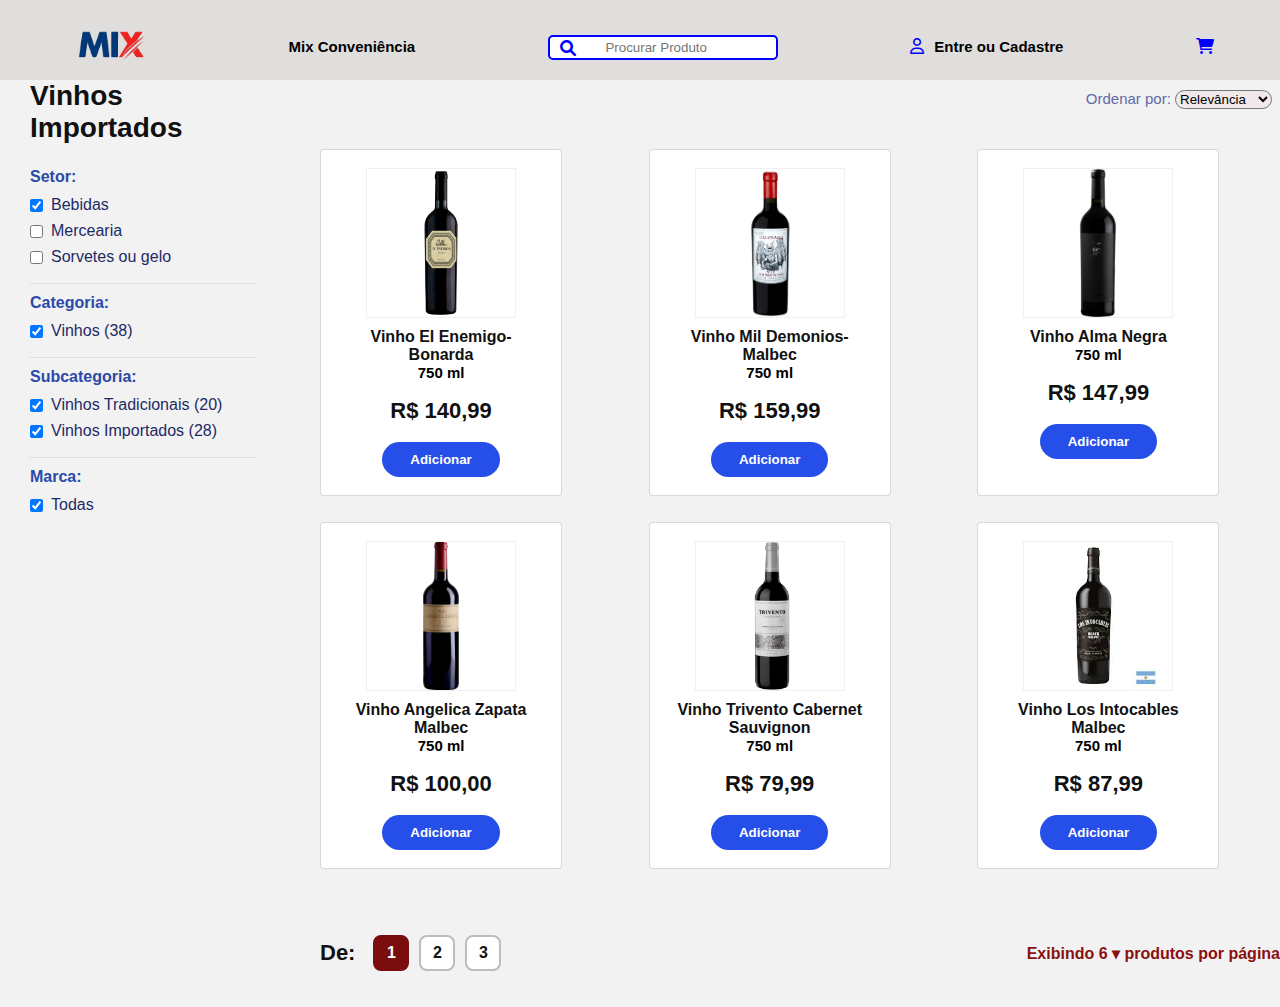
<file: assets/pages/vinho.html>
<!DOCTYPE html>
  <html lang="pt-BR">
  <head>
    <meta charset="utf-8" />
    <meta name="viewport" content="width=device-width, initial-scale=1" />
    <title>Mix Conveniência - Vinhos</title>
    <link rel="stylesheet" href="../css/vinhos.css">
            <link rel="stylesheet" href="../css/menu.css">

      <link rel="stylesheet" href="https://cdnjs.cloudflare.com/ajax/libs/font-awesome/6.0.0/css/all.min.css">

  </head>
  <body>
 <header>
    <div class="cabArea">
          <div>
            <a href="../../index.html">
              <img class="logo" src="../images/WhatsApp_Image_2025-09-01_at_20.26.19__1_-removebg-preview.png"
                alt="">
            </a>
          </div>
        <div class="">
          <details class="menuDrop">
              <summary class="menuSummary">Mix Conveniência </summary>
              <iframe src="menu.html" class="menuFrame"></iframe>
        </details>

        </div>
        <div style="width: 18%; display: flex; position: relative;">
          <i class="fa-solid fa-magnifying-glass" style="position: absolute; left: 12px; top: 20%; color: #0000ff;"></i>
          <input type="search"  placeholder="Procurar Produto" 
          
            class="search border border-primary border-2 rounded bg-white text-secondary w-100 align-items-center" />
        </div>

        <div class="cadastroArea">
          <a href="login.html" class="linkCad">
            <div>
              <i class="fa-regular fa-user" style="color: blue;"></i>
            </div>
            <div style="padding-left: 10px;"> 
              <span>
                Entre ou Cadastre</span>
            </div>
          </a>

        </div>
        <div class="">
          <a href="#">
            <i class="fa-solid fa-cart-shopping" style="color: blue;"></i>
          </a>
        </div>
      </div>
  </header>
    <main class="conteiner">
      <aside class="barra-lateral">
        <div class="titulo">Vinhos Importados</div>

        <div class="grupo-filtro">
          <h4>Setor:</h4> 
          <label class="caixa"><input type="checkbox" checked> Bebidas</label>
          <label class="caixa"><input type="checkbox"> Mercearia</label>
          <label class="caixa"><input type="checkbox"> Sorvetes ou gelo</label>
          <div class="linha-suave"></div>

          <h4>Categoria:</h4>
          <label class="caixa"><input type="checkbox" checked> Vinhos (38)</label>
          <div class="linha-suave"></div>

          <h4>Subcategoria:</h4>
          <label class="caixa"><input type="checkbox" checked> Vinhos Tradicionais (20)</label>
          <label class="caixa"><input type="checkbox" checked> Vinhos Importados (28)</label>
          <div class="linha-suave"></div>

          <h4>Marca:</h4>
          <label class="caixa"><input type="checkbox" checked> Todas</label>
        </div>
      </aside>
      <div style="width: 5%;"></div>
      <section class="principal">
        <div style="display: flex; justify-content: flex-end; margin-bottom: 10px">
          <div class="ordenar"> Ordenar por: 
            <select class="relevancia">
                <option>Relevância</option>
                <option>Menor preço</option>
                <option>Maior preço</option>
            </select>
          </div>
        </div>

        <div class="grade">
          <div class="cartao">
            <div class="caixa-img"><img src="../images/El-Enemigo-Bonarda.png" alt="Vinho El Enemigo"></div>
            <div class="titulo-produto">Vinho El Enemigo-Bonarda<br><span style="font-weight:700">750 ml</span></div>
            <div class="preco">R$ 140,99</div>
            <button class="botao">Adicionar</button>
          </div>

          <div class="cartao">
            <div class="caixa-img"><img src="../images/Mil-Demonios-Malbec.png" alt="Vinho Mil Demonios"></div>
            <div class="titulo-produto">Vinho Mil Demonios-Malbec<br><span style="font-weight:700">750 ml</span></div>
            <div class="preco">R$ 159,99</div>
            <button class="botao">Adicionar</button>
          </div>

          <div class="cartao">
            <div class="caixa-img"><img src="../images/alma negra.png" alt="Vinho Alma Negra"></div>
            <div class="titulo-produto">Vinho Alma Negra<br><span style="font-weight:700">750 ml</span></div>
            <div class="preco">R$ 147,99</div>
            <button class="botao">Adicionar</button>
          </div>

          <div class="cartao">
            <div class="caixa-img"><img src="../images/VINHO ANGELICA ZAPATA MALBEC.png" alt="Vinho Angelica Zapata Malbec"></div>
            <div class="titulo-produto">Vinho Angelica Zapata Malbec<br><span style="font-weight:700">750 ml</span></div>
            <div class="preco">R$ 100,00</div>
            <button class="botao">Adicionar</button>
          </div>

          <div class="cartao">
            <div class="caixa-img"><img src="../images/vinho-trivento-reserve-cabernet-sauvignon-750ml.png" alt="Vinho Trivento Cabernet"></div>
            <div class="titulo-produto">Vinho Trivento Cabernet Sauvignon<br><span style="font-weight:700">750 ml</span></div>
            <div class="preco">R$ 79,99</div>
            <button class="botao">Adicionar</button>
          </div>

          <div class="cartao">
            <div class="caixa-img"><img src="../images/VINHO LOS INTOCABLES MALBEC.jpg" alt="Vinho Los Intocables"></div>
            <div class="titulo-produto">Vinho Los Intocables Malbec<br><span style="font-weight:700">750 ml</span></div>
            <div class="preco">R$ 87,99</div>
            <button class="botao">Adicionar</button>
          </div>
        </div>

        <div class="rodape-linha">
          <div class="paginacao">
            <div style="font-size:22px;font-weight:800;margin-right:8px">De:</div>
            <div class="pag ativa">1</div>
            <div class="pag">2</div>
            <div class="pag">3</div>    
          </div>
          <div class="exibindo">Exibindo 6 ▾ produtos por página</div>
        </div>

      </section>
    </main>
  </body>
  </html>
</file>
<file: assets/css/vinhos.css>
* {
    box-sizing: border-box;
    margin: 0;
    padding: 0;
}
span{
  font-weight: bold;
  color: black;
  font-size: 15px;
}
.logo{
  height: 90px;
}
header{
  height: 80px;
  width: 100%;
  background-color: #E0DEDD; 
  position: fixed
}

.cabArea{
  display: flex;
  align-items: center;
  justify-content: space-around;
}
.search{
  border: 2px solid blue;
  border-radius: 5px;
  width: 100%;
  align-items: center;
  width: 100%;
  outline: none;
  height: 25px;
  text-align: center;
}

.linkCad{
  display: flex;
  justify-content: center;
  align-items: center;
  text-decoration: none;
}
.megaDrop {
  position: relative;
  display: inline-block;
}

.megaSummary {
  cursor: pointer;
  font-weight: bold;
  color: black;
  font-size: 15px;
  list-style: none;
}

.megaDrop summary::-webkit-details-marker {
  display: none;
}

/* Caixa do mega menu - ajustada para evitar scroll e não empurrar o header */
.megaMenu {
  position: absolute;
  top: 25px;  /* Distância abaixo do summary */
  left: 0;
  background: #fff;
  width: 420px;  /* Ajuste para 360px se quiser menor */
  height: 180px;  /* Altura fixa para caber tudo sem scroll */
  padding: 15px;
  border-radius: 12px;
  border: 1px solid #ccc;
  display: none;
  z-index: 999;  /* Aparece acima do header */
  box-shadow: 0 2px 15px rgba(0,0,0,0.25);
  display: flex;
  gap: 10px;
  overflow: hidden;  /* Impede scroll interno */
}
.megaMenu2 {
  position: absolute;
  top: 25px;  /* Distância abaixo do summary */
  left: 0;
  background: #fff;
  width: 120px;  /* Ajuste para 360px se quiser menor */
  height: 280px;  /* Altura fixa para caber tudo sem scroll */
  padding: 15px;
  border-radius: 12px;
  border: 1px solid #ccc;
  display: none;
  z-index: 999;  /* Aparece acima do header */
  box-shadow: 0 2px 15px rgba(0,0,0,0.25);
  display: flex;
  gap: 10px;
  overflow: hidden;  /* Impede scroll interno */
}

/* Aparece quando o details abre */
.megaDrop[open] .megaMenu {
  display: flex;
}
.megaDrop[open] .megaMenu2 {
  display: flex;
}
/* Seção lateral (título/descrição ou imagem) */
.megaImg {
  width: 45%;
  display: flex;
  flex-direction: column;
  gap: 5px;
  overflow: hidden;
}


.megaImg img {
  width: 100%;
  border-radius: 10px;
}

/* Colunas de links */
.megaCols {
  width: 55%;
  display: flex;
  flex-direction: column;
  gap: 10px;
  overflow: hidden;
}
.megaCols2 {
  width: 100%;
  display: flex;
  flex-direction: column;
  gap: 10px;
  overflow: hidden;
}

.megaCol {
  display: flex;
  flex-direction: column;
  gap: 4px;
  overflow: hidden;
}


.megaCol h4 {
  margin-bottom: 3px;
  font-weight: bold;
  font-size: 15px;
}

.megaCol a {
  color: black;
  font-size: 14px;
  text-decoration: none;
}

.megaCol a:hover {
  text-decoration: underline;
}


body {
    font-family: Arial, Helvetica, sans-serif;
    background: #f2f2f2;
    color: #111;

}
main{
    padding-top: 80px;

}

.conteiner {
    display: flex;
    width: 100%;
}

.barra-lateral {
    padding-left: 30px;
    width: 20%;
}

.titulo {
    font-size: 28px;
    margin-bottom: 18px;
    font-weight: 700;
}

.grupo-filtro {
    background: transparent;
    padding: 6px 0 24px;
}

.grupo-filtro h4 {
    color: #2b49a8;
    margin-bottom: 10px;
}

.caixa {
    display: flex;
    align-items: center;
    gap: 8px;
    margin: 8px 0;
    color: #1e2a65;
}

.mensagem-suave {
    color: #9aa0b3;
    font-size: 13px;
}

.principal {
    flex: 1;
    display: flex;
    flex-direction: column;
    gap: 30px;
}

.relevancia {
    border-radius: 10px;
    background-color: rgb(241, 233, 233);
}

.grade {
    display: grid;
    grid-template-columns: repeat(3, 1fr);
    gap: 26px;
}

.cartao {
    background: #fff;
    border: 1px solid rgba(0, 0, 0, 0.15);
    padding: 18px;
    width: 80%;
    border-radius: 4px;
    display: flex;
    flex-direction: column;
    align-items: center;
    gap: 10px;
}

.caixa-img {
    width: 150px;
    height: 150px;
    border: 1px solid rgba(0, 0, 0, 0.06);
    display: flex;
    align-items: center;
    justify-content: center;
    background: #fff;
}

.caixa-img img {
    max-width: 100%;
    max-height: 100%;
}

.titulo-produto {
    font-weight: 600;
    text-align: center;
}

.descricao-produto {
    font-size: 12px;
    color: #333;
    text-align: center;
}

.preco {
    font-size: 22px;
    font-weight: 800;
    margin-top: 6px;
}

.botao {
    margin-top: 8px;
    background: #254fe8;
    color: #fff;
    padding: 10px 28px;
    border-radius: 24px;
    border: 0;
    cursor: pointer;
    font-weight: 700;
}

.rodape-linha {
    display: flex;
    justify-content: space-between;
    align-items: center;
    margin: 36px 0;
}

.paginacao {
    display: flex;
    align-items: center;
    gap: 10px;
    font-weight: 700;
}

.pag {
    width: 36px;
    height: 36px;
    border-radius: 8px;
    display: flex;
    align-items: center;
    justify-content: center;
    background: #fff;
    border: 2px solid #bdbdbd;
}

.pag.ativa {
    background: #7a0d0d;
    color: #fff;
    border-color: #7a0d0d;
}

.exibindo {
    color: #8a0f0f;
    font-weight: 700;
}

.ordenar {
    float: right;
    color: #5f6aa8;
    font-size: 15px;
    padding-top: 10px;
    padding-right: 8px;
}

.barra-lateral .linha-suave {
    height: 8px;
    background: transparent;
    border-bottom: 1px solid rgba(0, 0, 0, 0.08);
    margin: 10px 0;
}
</file>
<file: assets/css/todosprod.css>
* {
    box-sizing: border-box;
    margin: 0;
    padding: 0;
}

body {
    font-family: Arial, Helvetica, sans-serif;
    background: #f2f2f2;
    color: #111;
}

.conteiner {
    max-width: 1200px;
    margin: 34px auto;
    padding: 0 20px;
    display: flex;
    gap: 30px;
}

.barra-lateral {
    width: 220px;
}

.titulo {
    font-size: 28px;
    margin-bottom: 18px;
    font-weight: 700;
}

.grupo-filtro {
    background: transparent;
    padding: 6px 0 24px;
}

.grupo-filtro h4 {
    color: #2b49a8;
    margin-bottom: 10px;
}

.caixa {
    display: flex;
    align-items: center;
    gap: 8px;
    margin: 8px 0;
    color: #1e2a65;
}

.mensagem-suave {
    color: #9aa0b3;
    font-size: 13px;
}

.principal {
    flex: 1;
}

.relevancia {
    border-radius: 10px;
    background-color: rgb(241, 233, 233);
}

.grade {
    display: grid;
    grid-template-columns: repeat(3, 1fr);
    gap: 26px;
}

.cartao {
    background: #fff;
    border: 1px solid rgba(0, 0, 0, 0.15);
    padding: 18px;
    border-radius: 4px;
    display: flex;
    flex-direction: column;
    align-items: center;
    gap: 10px;
}

.caixa-img {
    width: 150px;
    height: 150px;
    border: 1px solid rgba(0, 0, 0, 0.06);
    display: flex;
    align-items: center;
    justify-content: center;
    background: #fff;
}

.caixa-img img {
    max-width: 100%;
    max-height: 100%;
}

.titulo-produto {
    font-weight: 700;
    text-align: center;
}

.descricao-produto {
    font-size: 14px;
    color: #333;
    text-align: center;
}

.preco-antigo {
    font-size: 12px;
    color: #b72b2b;
    text-decoration: line-through;
}

.preco {
    font-size: 22px;
    font-weight: 800;
    margin-top: 6px;
}

.botao {
    margin-top: 8px;
    background: #254fe8;
    color: #fff;
    padding: 10px 28px;
    border-radius: 24px;
    border: 0;
    cursor: pointer;
    font-weight: 700;
}

.rodape-linha {
    display: flex;
    justify-content: space-between;
    align-items: center;
    margin: 36px 0;
}

.paginacao {
    display: flex;
    align-items: center;
    gap: 10px;
    font-weight: 700;
}

.pag {
    width: 36px;
    height: 36px;
    border-radius: 8px;
    display: flex;
    align-items: center;
    justify-content: center;
    background: #fff;
    border: 2px solid #bdbdbd;
}

.pag.ativa {
    background: #7a0d0d;
    color: #fff;
    border-color: #7a0d0d;
}

.exibindo {
    color: #8a0f0f;
    font-weight: 700;
}

.ordenar {
    float: right;
    color: #5f6aa8;
    font-size: 15px;
}

.barra-lateral .linha-suave {
    height: 8px;
    background: transparent;
    border-bottom: 1px solid rgba(0, 0, 0, 0.08);
    margin: 10px 0;
}
</file>
<file: assets/css/cadastro.css>
body {
    background: #f1f1f1;
    font-family: Arial, sans-serif;
    display: flex;
    justify-content: center; 
    align-items: center; 
  }
  .container {
    max-width: 1400px;
    margin: 30px auto;
    background: #f3f3f3;
    border-radius: 26px;
    padding: 30px 40px 50px 40px;
    box-sizing: border-box;
    border: 1px solid #acacac
  }
  .logo {
    display: flex;
    justify-content: center;
  }
   form {
    width: 100%;
  }
  h1 {
    font-weight: 700;
    font-size: 20px;
    margin-bottom: 25px;
  }
  .section{
    border-bottom: 1px solid #b0b0b0;
    padding-top: 10px;
    margin-bottom: 20px;
  }
  .todos{
    display: flex;
    gap: 20px;
    margin-bottom: 15px;
  }
  .field {
    flex-grow: 1;
    display: flex;
    flex-direction: column;
  }
  .field label {
    font-size: 14px;
    font-weight: 700;
    margin-bottom: 5px;
  }
  input{
    height: 40px;
    border-radius: 10px;
    border: 1px solid #b9b9b9;
    padding: 10px 15px;
    font-size: 14px;
    color: #4d4d4d;
    box-sizing: border-box;
  }
  input::placeholder {
    color: #acacac;
    font-size: 14px;
    font-style: normal;
  }
  .but_cad{
    display: flex;
    justify-content: flex-end;
    margin-top: 20px;
  }
  button{
    background-color: #1e42b4;
    border: none;
    border-radius: 20px;
    color: white;
    font-weight: 700;
    height: 38px;
    width: 132px;
    cursor: pointer;
    font-size: 14px;
  }
</file>
<file: assets/css/menu.css>
.menuDrop {
  position: relative; 
  display: inline-block;
}

.menuSummary {
  cursor: pointer;
  font-weight: bold;
  color: black;
  font-size: 15px;
  list-style: none;
}

.menuDrop summary::-webkit-details-marker {
  display: none;
}

.menuDrop[open] .menuFrame {
  display: block;
}

/* o iframe NÃO PODE empurrar o header */
.menuFrame {
  position: absolute;
  top: 25px;     /* distância abaixo do texto "Mix Conveniência" */
  left: 0;
  display: none;
  width: 180px;
  height: 160px;
  border: 1px solid #ccc;
  background: white;
  border-radius: 8px;
  z-index: 999;  /* para aparecer por cima */
}
/* MENU MEGA DROPDOWN */
.megaDrop {
  position: relative;
  display: inline-block;
}

.megaSummary {
  cursor: pointer;
  font-weight: bold;
  color: black;
  font-size: 15px;
}

.megaDrop summary::-webkit-details-marker {
  display: none;
}

/* Caixa do mega menu */
.megaMenu {
  position: absolute;
  top: 25px;
  left: 0;
  background: #fff;
  width: 420px;
  min-height: 200px;
  padding: 15px;
  border-radius: 12px;
  border: 1px solid #ccc;
  display: none;
  z-index: 999;
  box-shadow: 0 2px 15px rgba(0,0,0,0.25);
  display: flex;
  gap: 10px;
}

/* aparece quando o details abre */
.megaDrop[open] .megaMenu {
  display: flex;
}

/* imagem lateral */
.megaImg {
  width: 45%;
  display: flex;
  flex-direction: column;
  gap: 5px;
}

.megaImg img {
  width: 100%;
  border-radius: 10px;
}

/* colunas de links */
.megaCols {
  width: 55%;
  display: flex;
  flex-direction: column;
  gap: 10px;
}

.megaCol {
  display: flex;
  flex-direction: column;
  gap: 4px;
}

.megaCol h4 {
  margin-bottom: 3px;
  font-weight: bold;
  font-size: 15px;
}

.megaCol a {
  color: black;
  font-size: 14px;
  text-decoration: none;
}

.megaCol a:hover {
  text-decoration: underline;
}
</file>
